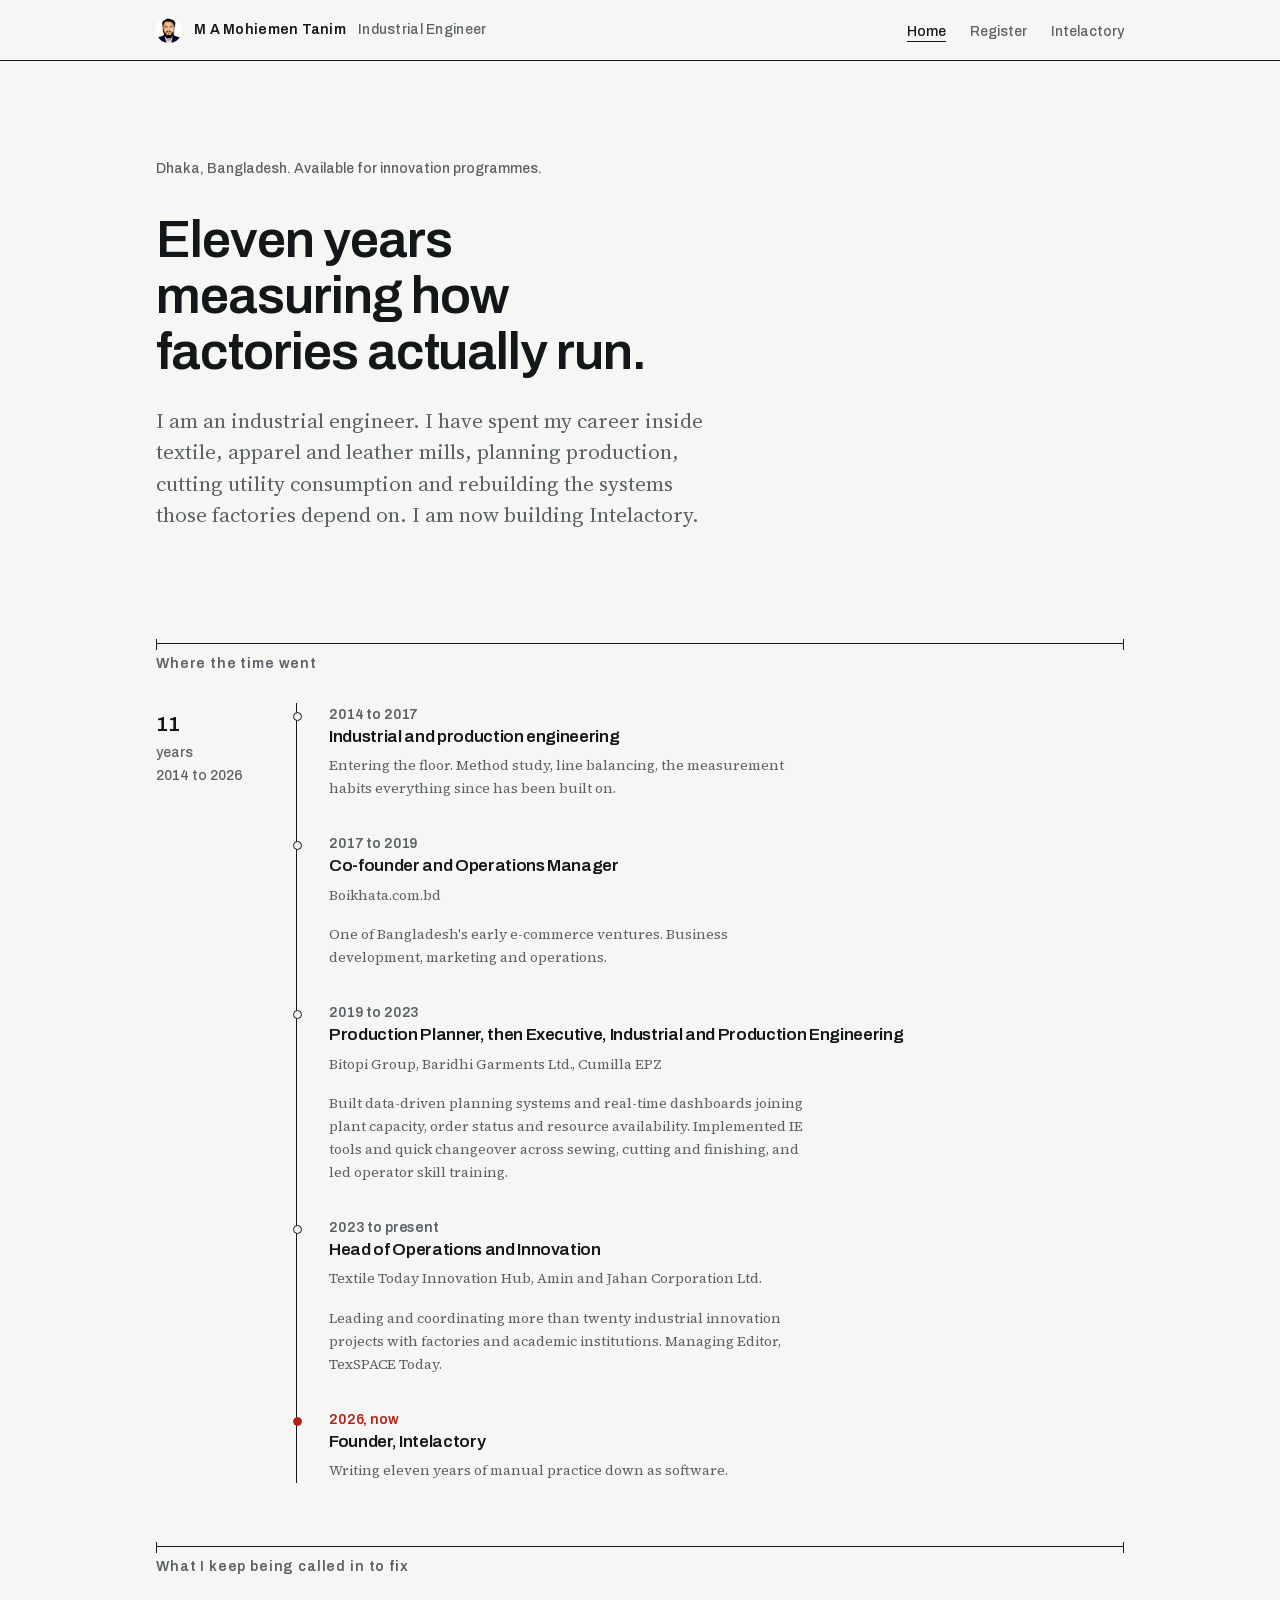
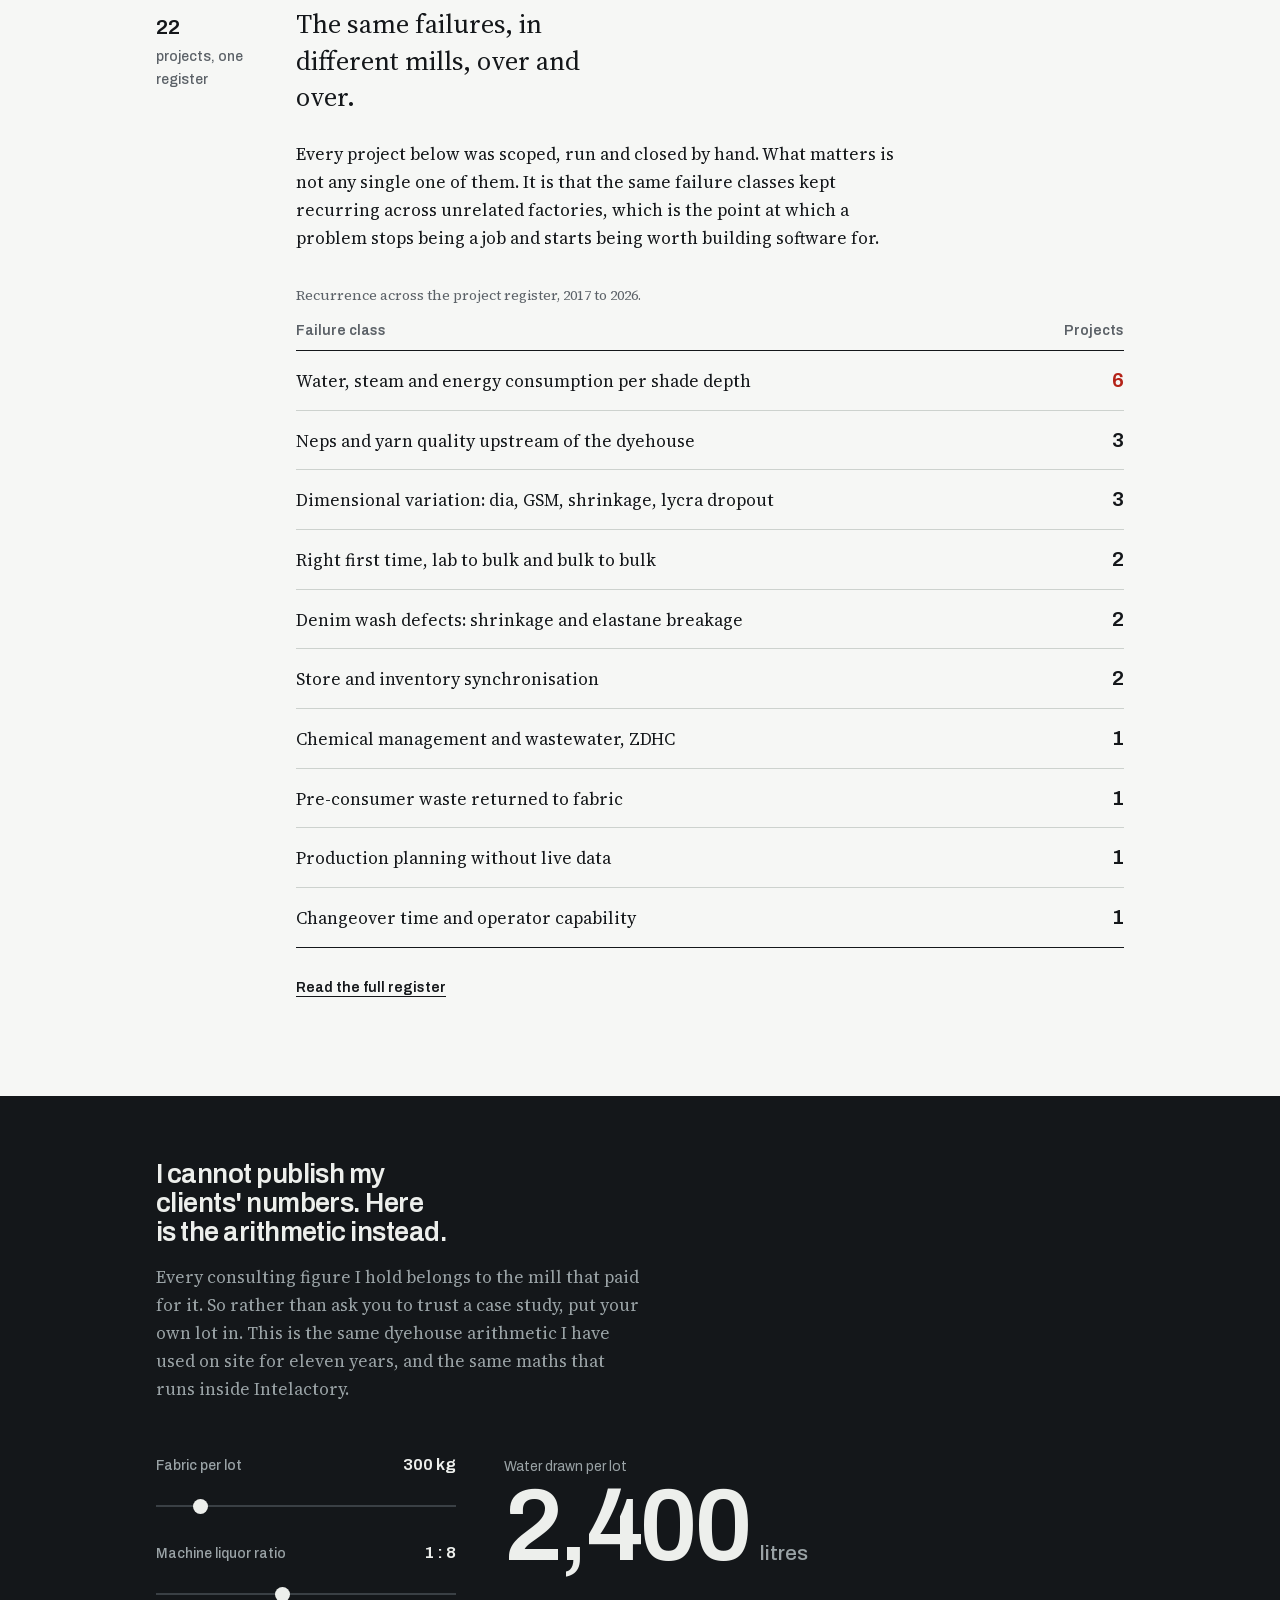
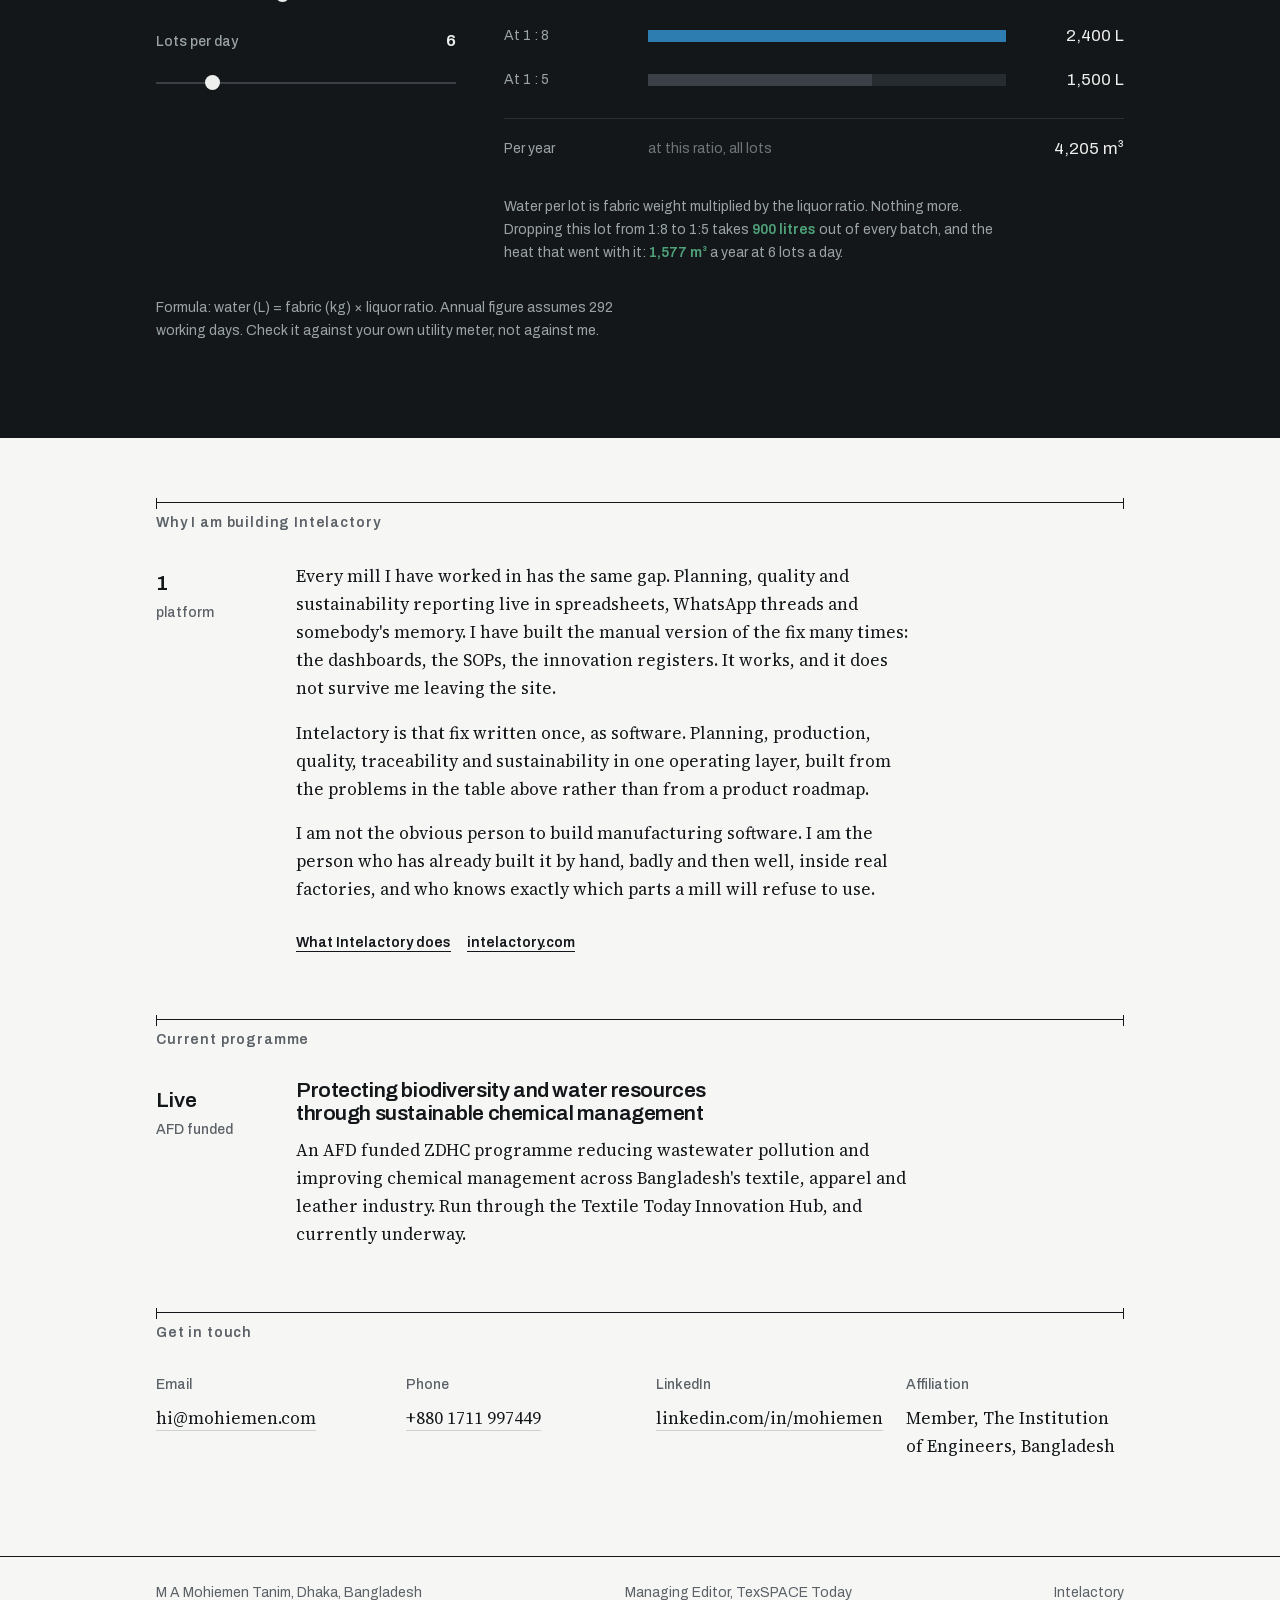
<file: index.html>
<!DOCTYPE html>
<html lang="en">
<head>
<meta charset="UTF-8">
<meta name="viewport" content="width=device-width, initial-scale=1.0">
<title>M A Mohiemen Tanim, Industrial Engineer and Founder of Intelactory</title>
<meta name="description" content="Industrial engineer, eleven years measuring how textile and apparel factories actually run. Founder of Intelactory, the intelligent factory operating system.">
<link rel="preload" href="fonts/archivo-latin.woff2" as="font" type="font/woff2" crossorigin>
<link rel="preload" href="fonts/source-serif-4-latin.woff2" as="font" type="font/woff2" crossorigin>
<link rel="stylesheet" href="css/style.css">
</head>
<body>

<header class="masthead">
  <div class="wrap">
    <a href="index.html" class="mark">
      <img src="img/mohiemen-avatar.jpg" alt="">
      M A Mohiemen Tanim <i>Industrial Engineer</i>
    </a>
    <button class="nav-toggle" aria-label="Menu" aria-expanded="false" aria-controls="nav">
      <span></span><span></span><span></span>
    </button>
    <ul class="nav" id="nav">
      <li><a href="index.html" aria-current="page">Home</a></li>
      <li><a href="register.html">Register</a></li>
      <li><a href="intelactory.html">Intelactory</a></li>
    </ul>
  </div>
</header>

<main>

  <div class="wrap">
    <section class="open">
      <p class="ident">Dhaka, Bangladesh. Available for innovation programmes.</p>
      <h1>Eleven years measuring how factories actually run.</h1>
      <p class="lede">I am an industrial engineer. I have spent my career inside textile, apparel and leather mills, planning production, cutting utility consumption and rebuilding the systems those factories depend on. I am now building Intelactory.</p>
    </section>
  </div>

  <div class="wrap">
    <div class="dim"><h2>Where the time went</h2></div>
    <div class="railed">
      <div class="rail"><b>11</b>years<br>2014 to 2026</div>
      <div class="span-figure">
        <div class="span-line">

          <div class="station">
            <span class="yr">2014 to 2017</span>
            <h3>Industrial and production engineering</h3>
            <p class="org">Entering the floor. Method study, line balancing, the measurement habits everything since has been built on.</p>
          </div>

          <div class="station">
            <span class="yr">2017 to 2019</span>
            <h3>Co-founder and Operations Manager</h3>
            <p class="org">Boikhata.com.bd</p>
            <p>One of Bangladesh's early e-commerce ventures. Business development, marketing and operations.</p>
          </div>

          <div class="station">
            <span class="yr">2019 to 2023</span>
            <h3>Production Planner, then Executive, Industrial and Production Engineering</h3>
            <p class="org">Bitopi Group, Baridhi Garments Ltd., Cumilla EPZ</p>
            <p>Built data-driven planning systems and real-time dashboards joining plant capacity, order status and resource availability. Implemented IE tools and quick changeover across sewing, cutting and finishing, and led operator skill training.</p>
          </div>

          <div class="station">
            <span class="yr">2023 to present</span>
            <h3>Head of Operations and Innovation</h3>
            <p class="org">Textile Today Innovation Hub, Amin and Jahan Corporation Ltd.</p>
            <p>Leading and coordinating more than twenty industrial innovation projects with factories and academic institutions. Managing Editor, TexSPACE Today.</p>
          </div>

          <div class="station now">
            <span class="yr">2026, now</span>
            <h3>Founder, Intelactory</h3>
            <p>Writing eleven years of manual practice down as software.</p>
          </div>

        </div>
      </div>
    </div>
  </div>

  <div class="wrap">
    <div class="dim"><h2>What I keep being called in to fix</h2></div>
    <div class="railed">
      <div class="rail"><b>22</b>projects, one register</div>
      <div>
        <p class="lead-claim">The same failures, in different mills, over and over.</p>
        <p style="margin-top:var(--s-5)">Every project below was scoped, run and closed by hand. What matters is not any single one of them. It is that the same failure classes kept recurring across unrelated factories, which is the point at which a problem stops being a job and starts being worth building software for.</p>

        <table class="inv" style="margin-top:var(--s-6)">
          <caption>Recurrence across the project register, 2017 to 2026.</caption>
          <thead>
            <tr><th scope="col">Failure class</th><th scope="col">Projects</th></tr>
          </thead>
          <tbody>
            <tr><td>Water, steam and energy consumption per shade depth</td><td><span class="count high">6</span></td></tr>
            <tr><td>Neps and yarn quality upstream of the dyehouse</td><td><span class="count">3</span></td></tr>
            <tr><td>Dimensional variation: dia, GSM, shrinkage, lycra dropout</td><td><span class="count">3</span></td></tr>
            <tr><td>Right first time, lab to bulk and bulk to bulk</td><td><span class="count">2</span></td></tr>
            <tr><td>Denim wash defects: shrinkage and elastane breakage</td><td><span class="count">2</span></td></tr>
            <tr><td>Store and inventory synchronisation</td><td><span class="count">2</span></td></tr>
            <tr><td>Chemical management and wastewater, ZDHC</td><td><span class="count">1</span></td></tr>
            <tr><td>Pre-consumer waste returned to fabric</td><td><span class="count">1</span></td></tr>
            <tr><td>Production planning without live data</td><td><span class="count">1</span></td></tr>
            <tr><td>Changeover time and operator capability</td><td><span class="count">1</span></td></tr>
          </tbody>
        </table>

        <p style="margin-top:var(--s-5)"><a class="link" href="register.html">Read the full register</a></p>
      </div>
    </div>
  </div>


</main>

<section class="band">
  <div class="wrap">
    <h2>I cannot publish my clients' numbers. Here is the arithmetic instead.</h2>
    <p class="sub">Every consulting figure I hold belongs to the mill that paid for it. So rather than ask you to trust a case study, put your own lot in. This is the same dyehouse arithmetic I have used on site for eleven years, and the same maths that runs inside Intelactory.</p>

    <div class="calc">
      <div>
        <div class="ctrl">
          <label for="kg">Fabric per lot <b><span id="kg-v">300</span> kg</b></label>
          <input type="range" id="kg" min="50" max="2000" step="50" value="300">
        </div>
        <div class="ctrl">
          <label for="lr">Machine liquor ratio <b>1 : <span id="lr-v">8</span></b></label>
          <input type="range" id="lr" min="3" max="15" step="0.5" value="8">
        </div>
        <div class="ctrl">
          <label for="lots">Lots per day <b><span id="lots-v">6</span></b></label>
          <input type="range" id="lots" min="1" max="30" step="1" value="6">
        </div>
      </div>

      <div class="readout" aria-live="polite">
        <span class="cap">Water drawn per lot</span>
        <span class="big"><span id="out-lot">2,400</span><span class="big-unit">litres</span></span>

        <div class="bars">
          <div class="bar-row">
            <span class="k">At 1 : <span id="lr-a">8</span></span>
            <span class="bar-track"><span class="bar-fill" id="bar-now" style="width:53%"></span></span>
            <span class="v"><span id="v-now">2,400</span> L</span>
          </div>
          <div class="bar-row">
            <span class="k">At 1 : 5</span>
            <span class="bar-track"><span class="bar-fill alt" id="bar-ref" style="width:33%"></span></span>
            <span class="v"><span id="v-ref">1,500</span> L</span>
          </div>
          <div class="bar-row total">
            <span class="k">Per year</span>
            <span class="k tot-note">at this ratio, all lots</span>
            <span class="v"><span id="v-yr">4,205</span> m&sup3;</span>
          </div>
        </div>

        <p class="note" id="verdict">Water per lot is fabric weight multiplied by the liquor ratio. Nothing more. Dropping a 300 kg lot from 1:8 to 1:5 takes 900 litres out of every batch, and the heat that went with it.</p>
      </div>
    </div>

    <p class="note">Formula: water (L) = fabric (kg) &times; liquor ratio. Annual figure assumes 292 working days. Check it against your own utility meter, not against me.</p>
  </div>
</section>

<main>
  <div class="wrap">
    <div class="dim"><h2>Why I am building Intelactory</h2></div>
    <div class="railed">
      <div class="rail"><b>1</b>platform</div>
      <div class="prose">
        <p>Every mill I have worked in has the same gap. Planning, quality and sustainability reporting live in spreadsheets, WhatsApp threads and somebody's memory. I have built the manual version of the fix many times: the dashboards, the SOPs, the innovation registers. It works, and it does not survive me leaving the site.</p>
        <p>Intelactory is that fix written once, as software. Planning, production, quality, traceability and sustainability in one operating layer, built from the problems in the table above rather than from a product roadmap.</p>
        <p>I am not the obvious person to build manufacturing software. I am the person who has already built it by hand, badly and then well, inside real factories, and who knows exactly which parts a mill will refuse to use.</p>
        <p style="margin-top:var(--s-5)">
          <a class="link" href="intelactory.html">What Intelactory does</a>
          &nbsp;&nbsp;
          <a class="link" href="https://intelactory.com">intelactory.com</a>
        </p>
      </div>
    </div>
  </div>

  <div class="wrap">
    <div class="dim"><h2>Current programme</h2></div>
    <div class="railed">
      <div class="rail"><b>Live</b>AFD funded</div>
      <div class="prose">
        <h3 style="margin-top:0">Protecting biodiversity and water resources through sustainable chemical management</h3>
        <p>An AFD funded ZDHC programme reducing wastewater pollution and improving chemical management across Bangladesh's textile, apparel and leather industry. Run through the Textile Today Innovation Hub, and currently underway.</p>
      </div>
    </div>
  </div>

  <div class="wrap">
    <div class="dim"><h2>Get in touch</h2></div>
    <dl class="contact">
      <div>
        <dt>Email</dt>
        <dd><a href="mailto:hi@mohiemen.com">hi@mohiemen.com</a></dd>
      </div>
      <div>
        <dt>Phone</dt>
        <dd><a href="tel:+8801711997449">+880 1711 997449</a></dd>
      </div>
      <div>
        <dt>LinkedIn</dt>
        <dd><a href="https://www.linkedin.com/in/mohiemen/">linkedin.com/in/mohiemen</a></dd>
      </div>
      <div>
        <dt>Affiliation</dt>
        <dd>Member, The Institution of Engineers, Bangladesh</dd>
      </div>
    </dl>
  </div>

</main>

<footer>
  <div class="wrap foot">
    <span>M A Mohiemen Tanim, Dhaka, Bangladesh</span>
    <span>Managing Editor, TexSPACE Today</span>
    <span><a href="https://intelactory.com">Intelactory</a></span>
  </div>
</footer>

<script src="js/main.js"></script>
</body>
</html>
</file>
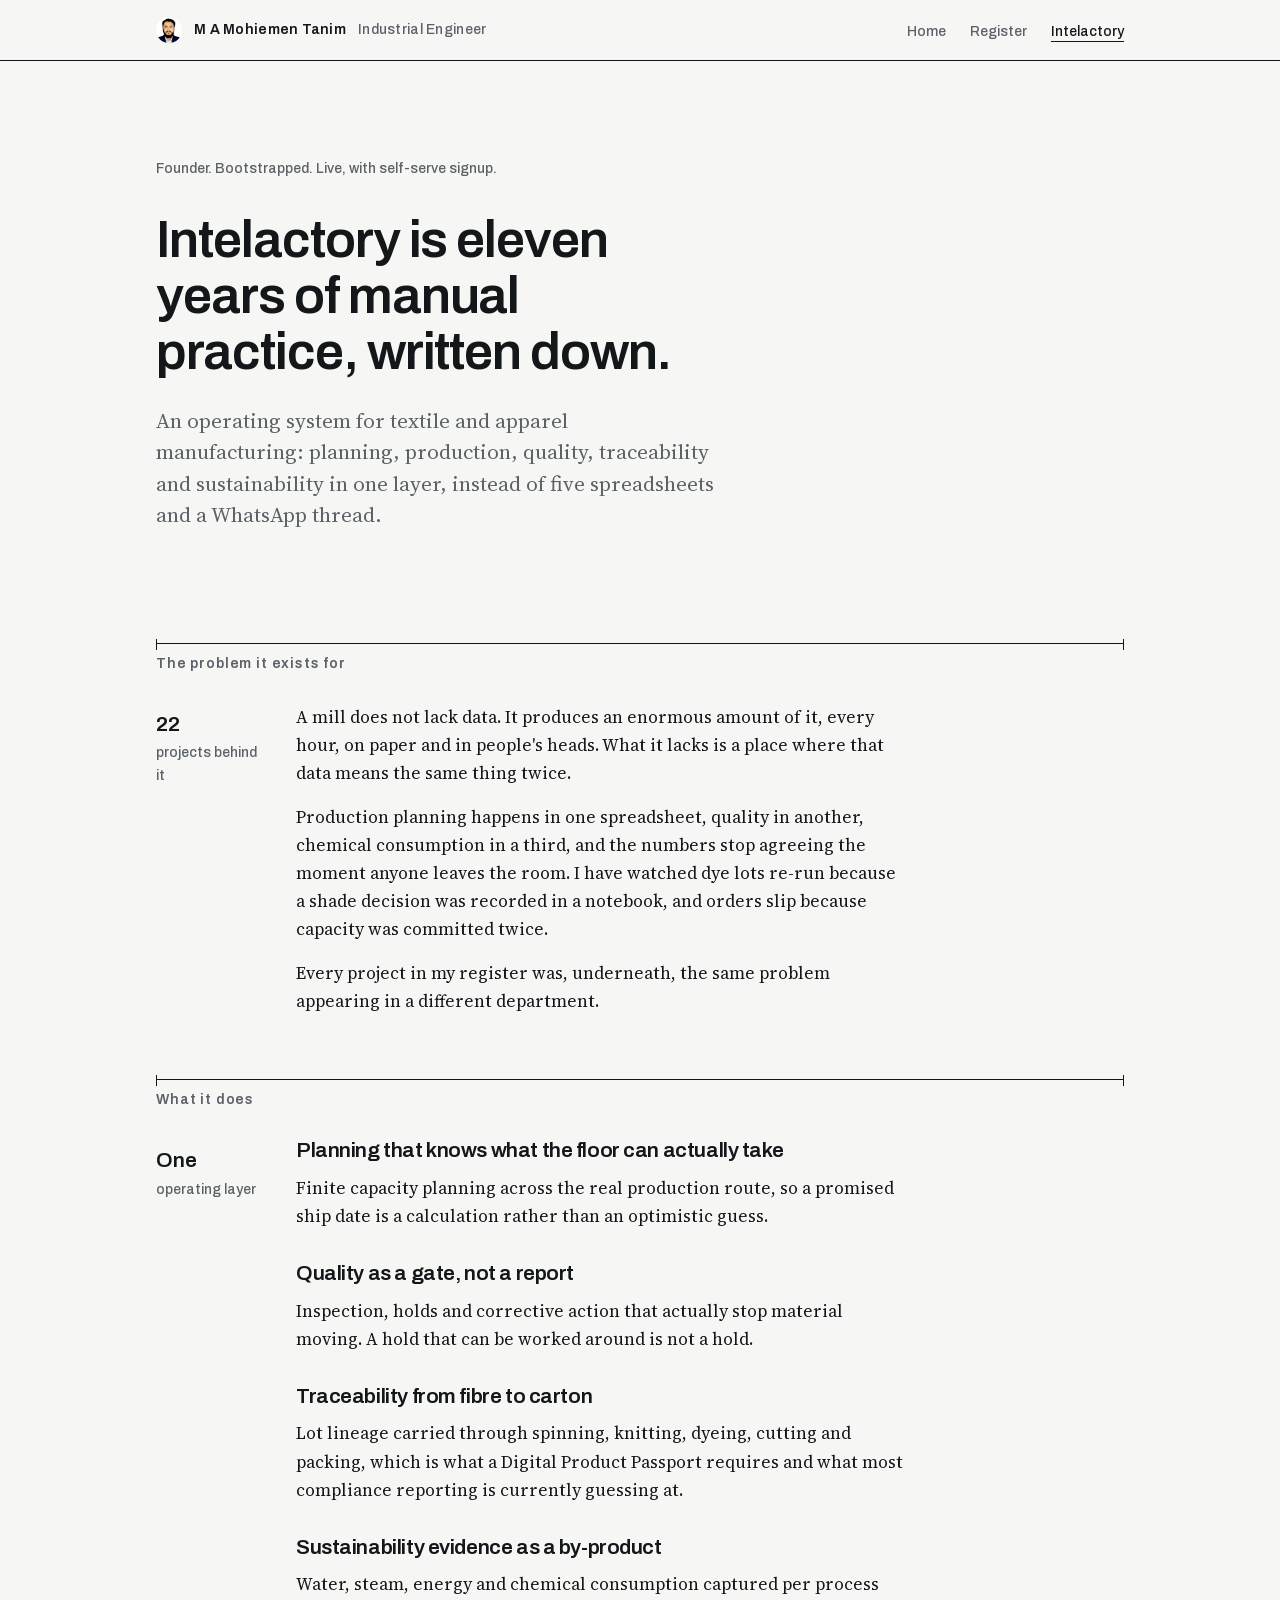
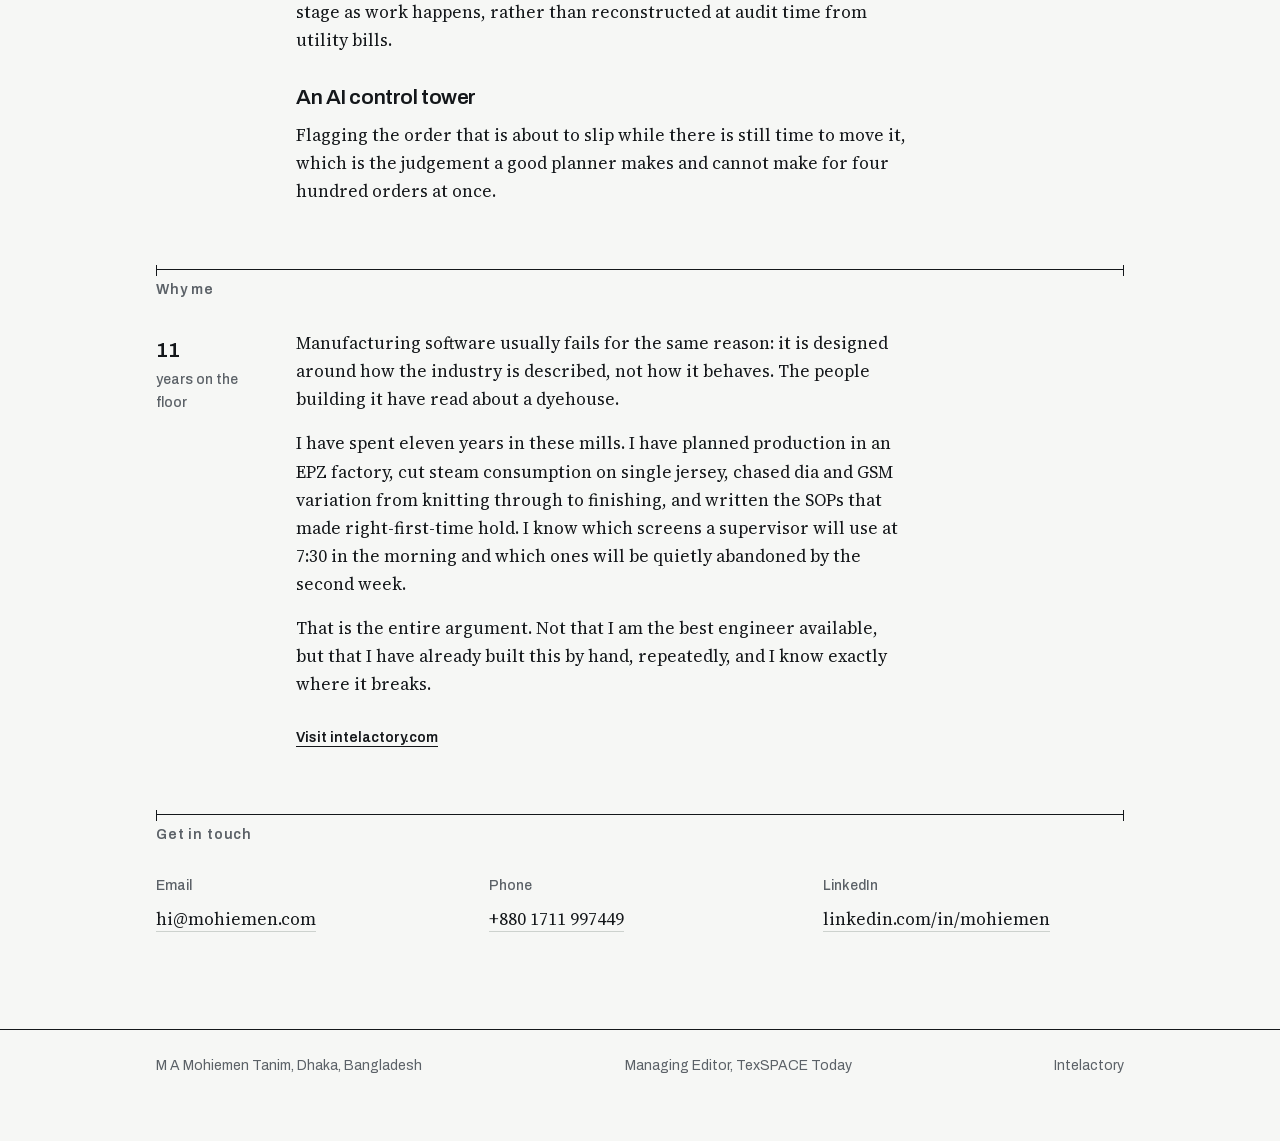
<file: intelactory.html>
<!DOCTYPE html>
<html lang="en">
<head>
<meta charset="UTF-8">
<meta name="viewport" content="width=device-width, initial-scale=1.0">
<title>Intelactory, and why I am building it</title>
<meta name="description" content="Intelactory is an intelligent operating system for textile and apparel manufacturing, built from eleven years of manual production planning, quality and sustainability work.">
<link rel="preload" href="fonts/archivo-latin.woff2" as="font" type="font/woff2" crossorigin>
<link rel="preload" href="fonts/source-serif-4-latin.woff2" as="font" type="font/woff2" crossorigin>
<link rel="stylesheet" href="css/style.css">
</head>
<body>

<header class="masthead">
  <div class="wrap">
    <a href="index.html" class="mark">
      <img src="img/mohiemen-avatar.jpg" alt="">
      M A Mohiemen Tanim <i>Industrial Engineer</i>
    </a>
    <button class="nav-toggle" aria-label="Menu" aria-expanded="false" aria-controls="nav">
      <span></span><span></span><span></span>
    </button>
    <ul class="nav" id="nav">
      <li><a href="index.html">Home</a></li>
      <li><a href="register.html">Register</a></li>
      <li><a href="intelactory.html" aria-current="page">Intelactory</a></li>
    </ul>
  </div>
</header>

<main>

  <div class="wrap">
    <section class="open">
      <p class="ident">Founder. Bootstrapped. Live, with self-serve signup.</p>
      <h1>Intelactory is eleven years of manual practice, written down.</h1>
      <p class="lede">An operating system for textile and apparel manufacturing: planning, production, quality, traceability and sustainability in one layer, instead of five spreadsheets and a WhatsApp thread.</p>
    </section>
  </div>

  <div class="wrap">
    <div class="dim"><h2>The problem it exists for</h2></div>
    <div class="railed">
      <div class="rail"><b>22</b>projects behind it</div>
      <div class="prose">
        <p>A mill does not lack data. It produces an enormous amount of it, every hour, on paper and in people's heads. What it lacks is a place where that data means the same thing twice.</p>
        <p>Production planning happens in one spreadsheet, quality in another, chemical consumption in a third, and the numbers stop agreeing the moment anyone leaves the room. I have watched dye lots re-run because a shade decision was recorded in a notebook, and orders slip because capacity was committed twice.</p>
        <p>Every project in my register was, underneath, the same problem appearing in a different department.</p>
      </div>
    </div>
  </div>

  <div class="wrap">
    <div class="dim"><h2>What it does</h2></div>
    <div class="railed">
      <div class="rail"><b>One</b>operating layer</div>
      <div class="prose">
        <h3 style="margin-top:0">Planning that knows what the floor can actually take</h3>
        <p>Finite capacity planning across the real production route, so a promised ship date is a calculation rather than an optimistic guess.</p>

        <h3>Quality as a gate, not a report</h3>
        <p>Inspection, holds and corrective action that actually stop material moving. A hold that can be worked around is not a hold.</p>

        <h3>Traceability from fibre to carton</h3>
        <p>Lot lineage carried through spinning, knitting, dyeing, cutting and packing, which is what a Digital Product Passport requires and what most compliance reporting is currently guessing at.</p>

        <h3>Sustainability evidence as a by-product</h3>
        <p>Water, steam, energy and chemical consumption captured per process stage as work happens, rather than reconstructed at audit time from utility bills.</p>

        <h3>An AI control tower</h3>
        <p>Flagging the order that is about to slip while there is still time to move it, which is the judgement a good planner makes and cannot make for four hundred orders at once.</p>
      </div>
    </div>
  </div>

  <div class="wrap">
    <div class="dim"><h2>Why me</h2></div>
    <div class="railed">
      <div class="rail"><b>11</b>years on the floor</div>
      <div class="prose">
        <p>Manufacturing software usually fails for the same reason: it is designed around how the industry is described, not how it behaves. The people building it have read about a dyehouse.</p>
        <p>I have spent eleven years in these mills. I have planned production in an EPZ factory, cut steam consumption on single jersey, chased dia and GSM variation from knitting through to finishing, and written the SOPs that made right-first-time hold. I know which screens a supervisor will use at 7:30 in the morning and which ones will be quietly abandoned by the second week.</p>
        <p>That is the entire argument. Not that I am the best engineer available, but that I have already built this by hand, repeatedly, and I know exactly where it breaks.</p>
        <p style="margin-top:var(--s-5)"><a class="link" href="https://intelactory.com">Visit intelactory.com</a></p>
      </div>
    </div>
  </div>

  <div class="wrap">
    <div class="dim"><h2>Get in touch</h2></div>
    <dl class="contact">
      <div>
        <dt>Email</dt>
        <dd><a href="mailto:hi@mohiemen.com">hi@mohiemen.com</a></dd>
      </div>
      <div>
        <dt>Phone</dt>
        <dd><a href="tel:+8801711997449">+880 1711 997449</a></dd>
      </div>
      <div>
        <dt>LinkedIn</dt>
        <dd><a href="https://www.linkedin.com/in/mohiemen/">linkedin.com/in/mohiemen</a></dd>
      </div>
    </dl>
  </div>

</main>

<footer>
  <div class="wrap foot">
    <span>M A Mohiemen Tanim, Dhaka, Bangladesh</span>
    <span>Managing Editor, TexSPACE Today</span>
    <span><a href="https://intelactory.com">Intelactory</a></span>
  </div>
</footer>

<script src="js/main.js"></script>
</body>
</html>
</file>
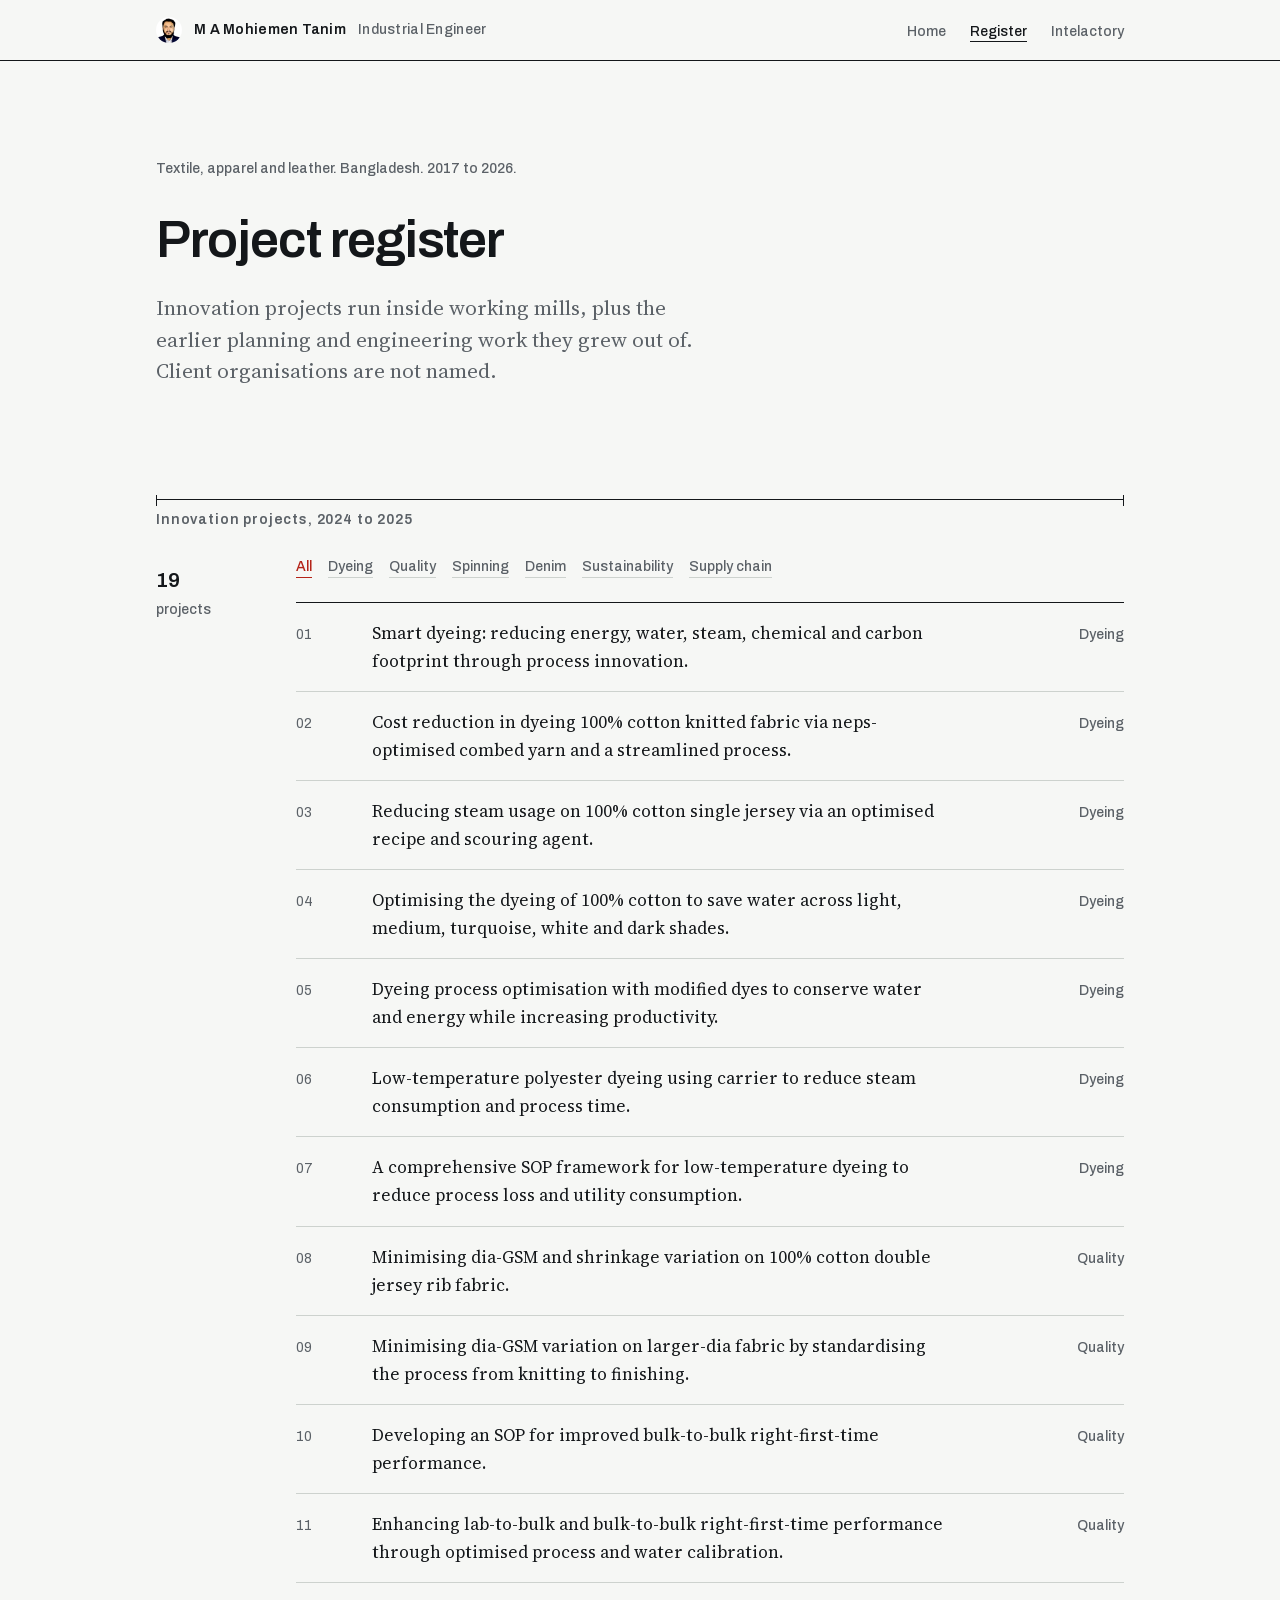
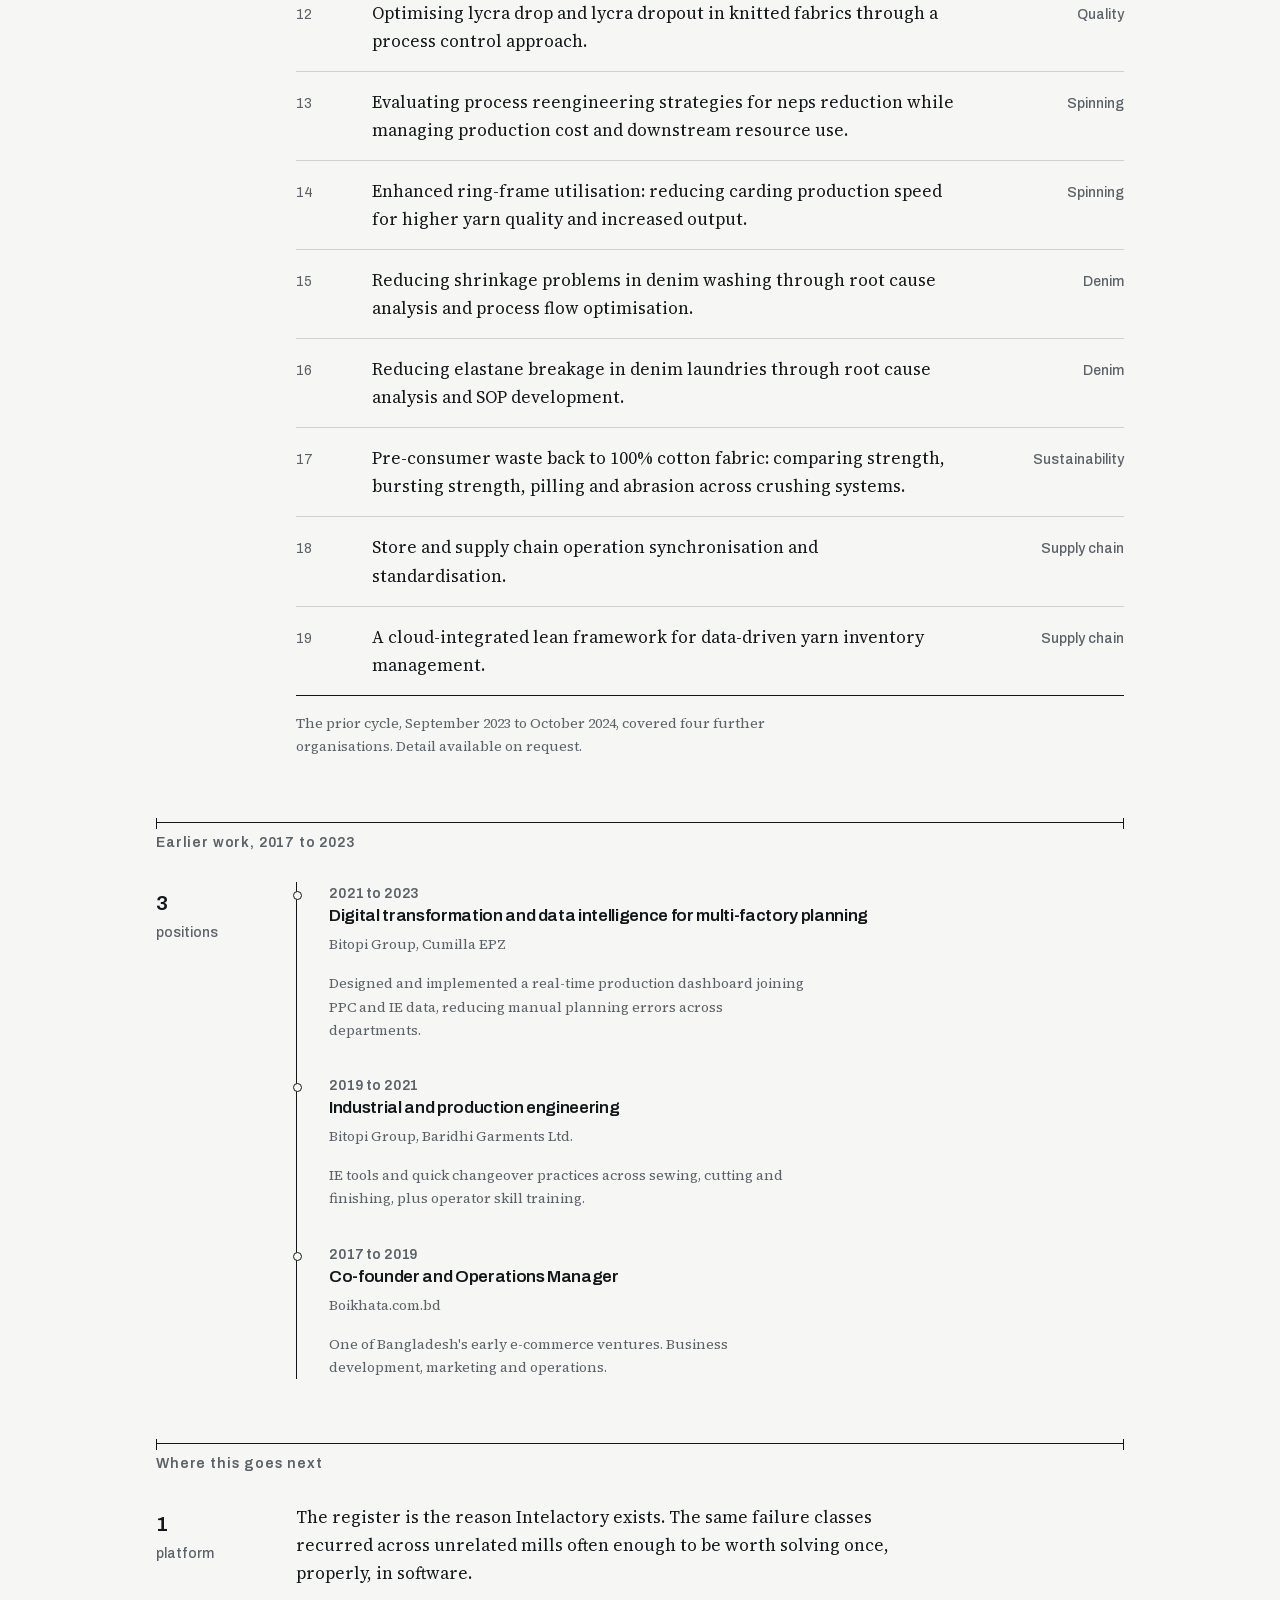
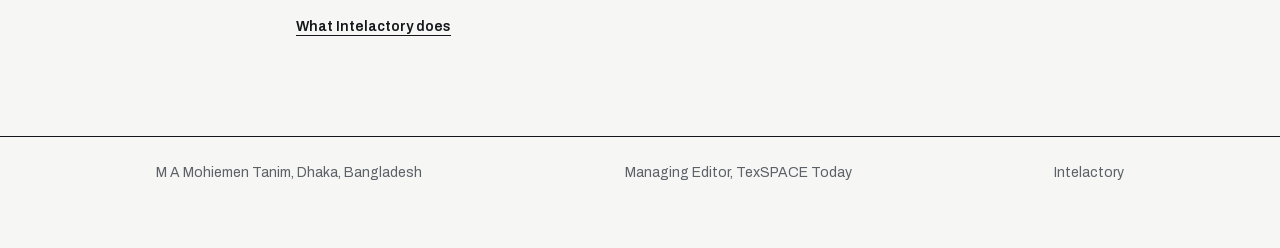
<file: register.html>
<!DOCTYPE html>
<html lang="en">
<head>
<meta charset="UTF-8">
<meta name="viewport" content="width=device-width, initial-scale=1.0">
<title>Project register, M A Mohiemen Tanim</title>
<meta name="description" content="Innovation and industrial engineering projects run across Bangladesh's textile, apparel and leather industry, 2017 to 2026.">
<link rel="preload" href="fonts/archivo-latin.woff2" as="font" type="font/woff2" crossorigin>
<link rel="preload" href="fonts/source-serif-4-latin.woff2" as="font" type="font/woff2" crossorigin>
<link rel="stylesheet" href="css/style.css">
</head>
<body>

<header class="masthead">
  <div class="wrap">
    <a href="index.html" class="mark">
      <img src="img/mohiemen-avatar.jpg" alt="">
      M A Mohiemen Tanim <i>Industrial Engineer</i>
    </a>
    <button class="nav-toggle" aria-label="Menu" aria-expanded="false" aria-controls="nav">
      <span></span><span></span><span></span>
    </button>
    <ul class="nav" id="nav">
      <li><a href="index.html">Home</a></li>
      <li><a href="register.html" aria-current="page">Register</a></li>
      <li><a href="intelactory.html">Intelactory</a></li>
    </ul>
  </div>
</header>

<main>

  <div class="wrap">
    <section class="open">
      <p class="ident">Textile, apparel and leather. Bangladesh. 2017 to 2026.</p>
      <h1>Project register</h1>
      <p class="lede">Innovation projects run inside working mills, plus the earlier planning and engineering work they grew out of. Client organisations are not named.</p>
    </section>
  </div>

  <div class="wrap">
    <div class="dim"><h2>Innovation projects, 2024 to 2025</h2></div>
    <div class="railed">
      <div class="rail"><b>19</b>projects</div>
      <div>
        <div class="filters" role="group" aria-label="Filter by discipline">
          <button class="filter" data-f="all" aria-pressed="true">All</button>
          <button class="filter" data-f="dyeing" aria-pressed="false">Dyeing</button>
          <button class="filter" data-f="quality" aria-pressed="false">Quality</button>
          <button class="filter" data-f="spinning" aria-pressed="false">Spinning</button>
          <button class="filter" data-f="denim" aria-pressed="false">Denim</button>
          <button class="filter" data-f="sustainability" aria-pressed="false">Sustainability</button>
          <button class="filter" data-f="supply chain" aria-pressed="false">Supply chain</button>
        </div>

        <ul class="reg" id="reg">
          <li data-d="dyeing"><span class="n">01</span><span class="what">Smart dyeing: reducing energy, water, steam, chemical and carbon footprint through process innovation.</span><span class="disc">Dyeing</span></li>
          <li data-d="dyeing"><span class="n">02</span><span class="what">Cost reduction in dyeing 100% cotton knitted fabric via neps-optimised combed yarn and a streamlined process.</span><span class="disc">Dyeing</span></li>
          <li data-d="dyeing"><span class="n">03</span><span class="what">Reducing steam usage on 100% cotton single jersey via an optimised recipe and scouring agent.</span><span class="disc">Dyeing</span></li>
          <li data-d="dyeing"><span class="n">04</span><span class="what">Optimising the dyeing of 100% cotton to save water across light, medium, turquoise, white and dark shades.</span><span class="disc">Dyeing</span></li>
          <li data-d="dyeing"><span class="n">05</span><span class="what">Dyeing process optimisation with modified dyes to conserve water and energy while increasing productivity.</span><span class="disc">Dyeing</span></li>
          <li data-d="dyeing"><span class="n">06</span><span class="what">Low-temperature polyester dyeing using carrier to reduce steam consumption and process time.</span><span class="disc">Dyeing</span></li>
          <li data-d="dyeing"><span class="n">07</span><span class="what">A comprehensive SOP framework for low-temperature dyeing to reduce process loss and utility consumption.</span><span class="disc">Dyeing</span></li>
          <li data-d="quality"><span class="n">08</span><span class="what">Minimising dia-GSM and shrinkage variation on 100% cotton double jersey rib fabric.</span><span class="disc">Quality</span></li>
          <li data-d="quality"><span class="n">09</span><span class="what">Minimising dia-GSM variation on larger-dia fabric by standardising the process from knitting to finishing.</span><span class="disc">Quality</span></li>
          <li data-d="quality"><span class="n">10</span><span class="what">Developing an SOP for improved bulk-to-bulk right-first-time performance.</span><span class="disc">Quality</span></li>
          <li data-d="quality"><span class="n">11</span><span class="what">Enhancing lab-to-bulk and bulk-to-bulk right-first-time performance through optimised process and water calibration.</span><span class="disc">Quality</span></li>
          <li data-d="quality"><span class="n">12</span><span class="what">Optimising lycra drop and lycra dropout in knitted fabrics through a process control approach.</span><span class="disc">Quality</span></li>
          <li data-d="spinning"><span class="n">13</span><span class="what">Evaluating process reengineering strategies for neps reduction while managing production cost and downstream resource use.</span><span class="disc">Spinning</span></li>
          <li data-d="spinning"><span class="n">14</span><span class="what">Enhanced ring-frame utilisation: reducing carding production speed for higher yarn quality and increased output.</span><span class="disc">Spinning</span></li>
          <li data-d="denim"><span class="n">15</span><span class="what">Reducing shrinkage problems in denim washing through root cause analysis and process flow optimisation.</span><span class="disc">Denim</span></li>
          <li data-d="denim"><span class="n">16</span><span class="what">Reducing elastane breakage in denim laundries through root cause analysis and SOP development.</span><span class="disc">Denim</span></li>
          <li data-d="sustainability"><span class="n">17</span><span class="what">Pre-consumer waste back to 100% cotton fabric: comparing strength, bursting strength, pilling and abrasion across crushing systems.</span><span class="disc">Sustainability</span></li>
          <li data-d="supply chain"><span class="n">18</span><span class="what">Store and supply chain operation synchronisation and standardisation.</span><span class="disc">Supply chain</span></li>
          <li data-d="supply chain"><span class="n">19</span><span class="what">A cloud-integrated lean framework for data-driven yarn inventory management.</span><span class="disc">Supply chain</span></li>
        </ul>
        <p style="margin-top:var(--s-4); color:var(--graphite); font-size:var(--t-xs)">The prior cycle, September 2023 to October 2024, covered four further organisations. Detail available on request.</p>
      </div>
    </div>
  </div>

  <div class="wrap">
    <div class="dim"><h2>Earlier work, 2017 to 2023</h2></div>
    <div class="railed">
      <div class="rail"><b>3</b>positions</div>
      <div class="span-figure" style="margin-top:0">
        <div class="span-line">
          <div class="station">
            <span class="yr">2021 to 2023</span>
            <h3>Digital transformation and data intelligence for multi-factory planning</h3>
            <p class="org">Bitopi Group, Cumilla EPZ</p>
            <p>Designed and implemented a real-time production dashboard joining PPC and IE data, reducing manual planning errors across departments.</p>
          </div>
          <div class="station">
            <span class="yr">2019 to 2021</span>
            <h3>Industrial and production engineering</h3>
            <p class="org">Bitopi Group, Baridhi Garments Ltd.</p>
            <p>IE tools and quick changeover practices across sewing, cutting and finishing, plus operator skill training.</p>
          </div>
          <div class="station">
            <span class="yr">2017 to 2019</span>
            <h3>Co-founder and Operations Manager</h3>
            <p class="org">Boikhata.com.bd</p>
            <p>One of Bangladesh's early e-commerce ventures. Business development, marketing and operations.</p>
          </div>
        </div>
      </div>
    </div>
  </div>

  <div class="wrap">
    <div class="dim"><h2>Where this goes next</h2></div>
    <div class="railed">
      <div class="rail"><b>1</b>platform</div>
      <div class="prose">
        <p>The register is the reason Intelactory exists. The same failure classes recurred across unrelated mills often enough to be worth solving once, properly, in software.</p>
        <p style="margin-top:var(--s-5)"><a class="link" href="intelactory.html">What Intelactory does</a></p>
      </div>
    </div>
  </div>

</main>

<footer>
  <div class="wrap foot">
    <span>M A Mohiemen Tanim, Dhaka, Bangladesh</span>
    <span>Managing Editor, TexSPACE Today</span>
    <span><a href="https://intelactory.com">Intelactory</a></span>
  </div>
</footer>

<script src="js/main.js"></script>
</body>
</html>
</file>
<file: css/style.css>
/* ============================================================
   M A Mohiemen Tanim
   v3: measured document.

   Concept: ink on drafting paper. Every figure sits on a rule.
   The one rule that keeps this coherent: --measure appears ONLY
   where something is genuinely measured or marked. Never as
   decoration, never on a button, never on a heading.
   ============================================================ */

/* ---------- fonts: self-hosted, no third-party request ---------- */
@font-face{
  font-family: 'Archivo';
  src: url('../fonts/archivo-latin.woff2') format('woff2');
  font-weight: 100 900;
  font-display: swap;
}
@font-face{
  font-family: 'Source Serif 4';
  src: url('../fonts/source-serif-4-latin.woff2') format('woff2');
  font-weight: 200 900;
  font-display: swap;
}

:root{
  /* palette: five values, measured for contrast against --paper */
  --paper:    #F6F7F5;   /*
                            graph-paper bone */
  --ink:      #14171A;   /* 16.74:1 */
  --graphite: #5B6167;   /*  5.83:1 */
  --rule:     #CDD2CE;   /*  1.43:1, dividers only, never an indicator */
  --measure:  #B42318;   /*  6.12:1 */

  --figure: 'Archivo', 'Helvetica Neue', Arial, sans-serif;
  --text: 'Source Serif 4', Georgia, 'Times New Roman', serif;

  /* type scale: one ratio (1.25), seven steps */
  --t-xs: 14px;
  --t-s:  17px;
  --t-m:  21px;
  --t-l:  27px;
  --t-xl: 33px;
  --t-2xl: 42px;
  --t-3xl: 52px;

  /* spacing scale: ten steps */
  --s-1: 4px;   --s-2: 8px;   --s-3: 12px;  --s-4: 16px;  --s-5: 24px;
  --s-6: 32px;  --s-7: 48px;  --s-8: 64px;  --s-9: 96px;  --s-10: 128px;

  --max: 1080px;
  --gutter: clamp(20px, 5vw, 56px);
  --rail: 108px;          /* the measurement rail */
}

*{ box-sizing: border-box; }

html{ scroll-behavior: smooth; }
@media (prefers-reduced-motion: reduce){
  html{ scroll-behavior: auto; }
  *{ animation: none !important; transition: none !important; }
}

body{
  margin: 0;
  background: var(--paper);
  color: var(--ink);
  font-family: var(--text);
  font-size: var(--t-s);
  line-height: 1.65;           /* serif wants more than the old sans had */
  -webkit-font-smoothing: antialiased;
  text-rendering: optimizeLegibility;
}

img{ max-width: 100%; display: block; }
a{ color: inherit; }

h1,h2,h3{
  font-family: var(--figure);
  font-weight: 600;
  margin: 0;
  line-height: 1.08;
  letter-spacing: -0.02em;
  text-wrap: balance;
}

p{ margin: 0 0 var(--s-4); max-width: 68ch; }
p:last-child{ margin-bottom: 0; }

/* every figure on this site sits in a column or on a rule */
.fig, .rail-fig, .count, .stat-n, .yr{
  font-family: var(--figure);
  font-variant-numeric: tabular-nums;
  letter-spacing: -0.01em;
}

.wrap{
  max-width: var(--max);
  margin: 0 auto;
  padding-left: var(--gutter);
  padding-right: var(--gutter);
}

/* ---------- the rail grid: figures left, prose right ---------- */
.railed{
  display: grid;
  grid-template-columns: var(--rail) minmax(0, 1fr);
  gap: 0 var(--s-6);
  align-items: start;
}
.rail{
  font-family: var(--figure);
  font-variant-numeric: tabular-nums;
  font-size: var(--t-xs);
  font-weight: 500;
  color: var(--graphite);
  padding-top: var(--s-1);
}
.rail b{ display:block; color: var(--ink); font-weight: 600; font-size: var(--t-m); }
@media (max-width: 720px){
  .railed{ grid-template-columns: 1fr; gap: var(--s-3) 0; }
  .rail{ padding-top: 0; }
  .rail b{ display:inline; font-size: var(--t-s); margin-right: var(--s-2); }
}

/* ---------- dimension line: a rule with tick ends ---------- */
.dim{
  position: relative;
  border-top: 1px solid var(--ink);
  margin: var(--s-8) 0 var(--s-6);
  padding-top: var(--s-3);
}
.dim::before, .dim::after{
  content: ''; position: absolute; top: -5px;
  width: 1px; height: 11px; background: var(--ink);
}
.dim::before{ left: 0; }
.dim::after{ right: 0; }
.dim h2{
  font-size: var(--t-xs);
  font-weight: 600;
  letter-spacing: 0.06em;
  text-transform: none;         /* deliberately not an all-caps eyebrow */
  color: var(--graphite);
}

/* ---------- masthead ---------- */
.masthead{
  border-bottom: 1px solid var(--ink);
  position: sticky; top: 0; z-index: 40;
  background: var(--paper);
}
.masthead .wrap{
  display: flex; align-items: center; justify-content: space-between;
  gap: var(--s-4);
  height: 60px;
}
.mark{
  font-family: var(--figure);
  font-weight: 600; font-size: var(--t-xs);
  letter-spacing: 0.02em;
  text-decoration: none;
  display: flex; align-items: center; gap: var(--s-3);
}
.mark img{ width: 26px; height: 26px; border-radius: 50%; }
.mark i{ font-style: normal; color: var(--graphite); font-weight: 500; }
.nav{ display: flex; gap: var(--s-5); list-style: none; margin: 0; padding: 0; }
.nav a{
  font-family: var(--figure);
  font-size: var(--t-xs); font-weight: 500;
  color: var(--graphite); text-decoration: none;
  padding-bottom: 2px; border-bottom: 1px solid transparent;
}
.nav a:hover{ color: var(--ink); }
.nav a[aria-current="page"]{ color: var(--ink); border-bottom-color: var(--ink); }

.nav-toggle{ display:none; background:none; border:none; padding:0; cursor:pointer; }
@media (max-width: 640px){
  .nav{
    position: fixed; inset: 60px 0 auto 0;
    background: var(--paper);
    border-bottom: 1px solid var(--ink);
    flex-direction: column; gap: 0;
    max-height: 0; overflow: hidden;
    transition: max-height .25s ease;
  }
  .nav.open{ max-height: 260px; }
  .nav li{ border-top: 1px solid var(--rule); }
  .nav a{ display:block; padding: var(--s-4) var(--gutter); }
  .nav-toggle{
    display:flex; flex-direction:column; gap:5px; width:26px; height:18px;
    justify-content:center;
  }
  /* The role label wrapped to a second line next to the name and pushed the
     masthead past its 60px. The name alone carries the identity at this size. */
  .mark i{ display:none; }
  .nav-toggle span{ display:block; height:1.5px; background: var(--ink); }
}

/* ---------- opening ---------- */
.open{ padding: var(--s-9) 0 var(--s-7); }
.open h1{
  font-size: clamp(var(--t-2xl), 5.4vw, var(--t-3xl));
  max-width: 19ch;
  margin-bottom: var(--s-5);
}
.open .lede{
  font-size: var(--t-m);
  color: var(--graphite);
  max-width: 56ch;
  line-height: 1.5;
}
.ident{
  font-family: var(--figure);
  font-size: var(--t-xs); font-weight: 500;
  color: var(--graphite);
  margin-bottom: var(--s-6);
}

/* ---------- career dimension line (the hero drawing) ---------- */
.span-figure{ margin: 0; }
.span-line{
  position: relative;
  padding-left: var(--s-6);
  border-left: 1px solid var(--rule);
}
/* the drawn line: one orchestrated moment, once, on load */
.span-line::before{
  content:''; position:absolute; left:-1px; top:0; width:1px; bottom:0;
  background: var(--ink);
  transform-origin: top;
  animation: draw 900ms cubic-bezier(.22,.61,.36,1) forwards;
}
@keyframes draw{ from{ transform: scaleY(0); } to{ transform: scaleY(1); } }
@media (prefers-reduced-motion: reduce){
  .span-line::before{ animation: none; transform: none; }
}

.station{ position: relative; padding: 0 0 var(--s-6); }
.station:last-child{ padding-bottom: 0; }
.station::before{
  content:''; position:absolute; left: calc(-1 * var(--s-6) - 4px); top: 9px;
  width: 7px; height: 7px; border-radius: 50%;
  background: var(--paper); border: 1px solid var(--ink);
}
.station.now::before{ background: var(--measure); border-color: var(--measure); }
.station .yr{
  font-size: var(--t-xs); font-weight: 600; color: var(--graphite);
  display:block; margin-bottom: 2px;
}
.station.now .yr{ color: var(--measure); }
.station h3{ font-size: var(--t-s); font-weight: 600; margin-bottom: 2px; }
.station .org{ font-size: var(--t-xs); color: var(--graphite); }
.station p{ font-size: var(--t-xs); color: var(--graphite); margin-top: var(--s-2); }

/* ---------- problem inventory: the spine ---------- */
.inv{ width: 100%; border-collapse: collapse; }
.inv caption{
  text-align: left; color: var(--graphite); font-size: var(--t-xs);
  padding-bottom: var(--s-3);
}
.inv th{
  text-align: left; font-family: var(--figure); font-size: var(--t-xs);
  font-weight: 600; color: var(--graphite);
  border-bottom: 1px solid var(--ink);
  padding: 0 var(--s-4) var(--s-2) 0;
}
.inv th:last-child, .inv td:last-child{ text-align: right; padding-right: 0; width: 5.5em; }
.inv td{
  border-bottom: 1px solid var(--rule);
  padding: var(--s-3) var(--s-4) var(--s-3) 0;
  vertical-align: baseline;
}
.inv tr:last-child td{ border-bottom: 1px solid var(--ink); }
.count{
  font-size: var(--t-m); font-weight: 600;
}
.count.high{ color: var(--measure); }   /* a measurement, so it earns the red */
.inv td .unit{ font-family: var(--figure); font-size: var(--t-xs); color: var(--graphite); }

/* ---------- register rows ---------- */
.reg{ margin: 0; padding: 0; list-style: none; }
.reg li{
  border-bottom: 1px solid var(--rule);
  padding: var(--s-4) 0;
  display: grid;
  grid-template-columns: 3.5em minmax(0,1fr) 9em;
  gap: var(--s-4);
  align-items: baseline;
}
.reg li:first-child{ border-top: 1px solid var(--ink); }
.reg li:last-child{ border-bottom: 1px solid var(--ink); }
.reg .n{
  font-family: var(--figure); font-variant-numeric: tabular-nums;
  font-size: var(--t-xs); color: var(--graphite);
}
.reg .what{ font-size: var(--t-s); }
.reg .disc{
  font-family: var(--figure); font-size: var(--t-xs); font-weight: 500;
  color: var(--graphite); text-align: right;
}
@media (max-width: 640px){
  .reg li{ grid-template-columns: 2.5em minmax(0,1fr); }
  .reg .disc{ grid-column: 2; text-align: left; }
}

/* ---------- filters ---------- */
.filters{ display:flex; flex-wrap:wrap; gap: var(--s-4); margin-bottom: var(--s-5); }
.filter{
  font-family: var(--figure); font-size: var(--t-xs); font-weight: 500;
  background: none; border: none; padding: 0 0 3px;
  border-bottom: 1px solid var(--rule);
  color: var(--graphite); cursor: pointer;
}
.filter:hover{ color: var(--ink); border-bottom-color: var(--graphite); }
.filter[aria-pressed="true"]{ color: var(--measure); border-bottom-color: var(--measure); }

/* ---------- prose blocks ---------- */
.prose{ max-width: 68ch; }
.prose h3{ font-size: var(--t-m); margin: var(--s-6) 0 var(--s-3); }
.lead-claim{
  font-size: var(--t-l);
  line-height: 1.35;
  max-width: 22ch;
  margin: 0;
}

/* ---------- link + button ---------- */
.link{
  font-family: var(--figure); font-size: var(--t-xs); font-weight: 600;
  text-decoration: none;
  border-bottom: 1px solid var(--ink);
  padding-bottom: 1px;
}
.link:hover{ border-bottom-width: 2px; }

/* ---------- contact block ---------- */
.contact{ display:grid; grid-template-columns: repeat(auto-fit, minmax(200px,1fr)); gap: var(--s-6); }
.contact dt{
  font-family: var(--figure); font-size: var(--t-xs); font-weight: 500;
  color: var(--graphite); margin-bottom: var(--s-2);
}
.contact dd{ margin: 0; font-size: var(--t-s); }
.contact dd a{ text-decoration: none; border-bottom: 1px solid var(--rule); }
.contact dd a:hover{ border-bottom-color: var(--ink); }

/* ---------- footer ---------- */
footer{
  border-top: 1px solid var(--ink);
  margin-top: var(--s-9);
  padding: var(--s-5) 0 var(--s-8);
}
.foot{
  display:flex; justify-content:space-between; gap: var(--s-4); flex-wrap:wrap;
  font-family: var(--figure); font-size: var(--t-xs); color: var(--graphite);
}
.foot a{ text-decoration:none; }
.foot a:hover{ color: var(--ink); }

/* ---------- sections ---------- */
section{ padding: var(--s-7) 0; }

/* ---------- focus: one rule, nothing overrides it ---------- */
a:focus-visible, button:focus-visible{
  outline: 2px solid var(--measure);
  outline-offset: 3px;
}

/* ============================================================
   v4: the working band.

   The v3 page was one texture for 4200px: no focal point, no
   colour, no change in density. This is the correction. One
   dark, dense, interactive band per page carries the weight;
   everything around it stays quiet paper.

   Honesty rule for this section: every number it prints is
   arithmetic the visitor can check, computed from THEIR inputs.
   It never states a client outcome, because none are publishable.
   ============================================================ */

:root{
  --water:  #2E7DB0;   /* dyehouse blue, data only */
  --save:   #4FA37A;   /* the delta, never decoration */
  --band:   #14171A;   /* the band ground, same ink */
  --on-band:#EDEFEC;
  --on-band-dim:#9AA3A6;
}

.band{
  background: var(--band);
  color: var(--on-band);
  padding: var(--s-8) 0 var(--s-9);
  margin: var(--s-9) 0 0;
}
.band h2{ color: var(--on-band); font-size: var(--t-l); max-width: 26ch; }
.band .sub{ color: var(--on-band-dim); max-width: 54ch; margin-top: var(--s-4); }
.band .note{
  color: var(--on-band-dim); font-family: var(--figure);
  font-size: var(--t-xs); margin-top: var(--s-6); max-width: 62ch;
}

.calc{
  display: grid;
  grid-template-columns: minmax(0, 300px) minmax(0, 1fr);
  gap: var(--s-7);
  margin-top: var(--s-7);
  align-items: start;
}
@media (max-width: 860px){ .calc{ grid-template-columns: 1fr; gap: var(--s-6); } }

.ctrl{ margin-bottom: var(--s-5); }
.ctrl label{
  display: flex; justify-content: space-between; align-items: baseline;
  font-family: var(--figure); font-size: var(--t-xs); font-weight: 500;
  color: var(--on-band-dim); margin-bottom: var(--s-2);
}
.ctrl label b{
  font-variant-numeric: tabular-nums; color: var(--on-band);
  font-size: var(--t-s); font-weight: 600;
}
.ctrl input[type=range]{
  -webkit-appearance: none; appearance: none;
  width: 100%; height: 2px; background: #3A4045; outline: none; margin: 0;
}
.ctrl input[type=range]::-webkit-slider-thumb{
  -webkit-appearance: none; appearance: none;
  width: 15px; height: 15px; border-radius: 50%;
  background: var(--on-band); cursor: grab; border: 0;
}
.ctrl input[type=range]::-moz-range-thumb{
  width: 15px; height: 15px; border-radius: 50%;
  background: var(--on-band); cursor: grab; border: 0;
}
.ctrl input[type=range]:focus-visible{ outline: 2px solid var(--on-band); outline-offset: 6px; }

/* the one typographic event on the page */
.readout .big{
  font-family: var(--figure); font-variant-numeric: tabular-nums;
  font-size: clamp(56px, 8vw, 104px); line-height: 0.92;
  letter-spacing: -0.045em; font-weight: 600;
  display: block;
}
.readout .big{ display: flex; align-items: baseline; gap: var(--s-3); }
.readout .big-unit{
  font-family: var(--figure); font-size: var(--t-m); color: var(--on-band-dim);
  letter-spacing: 0; font-weight: 500;
}
.readout .cap{
  font-family: var(--figure); font-size: var(--t-xs); color: var(--on-band-dim);
  margin-bottom: var(--s-3);
}

.bars{ margin-top: var(--s-7); display: flex; flex-direction: column; gap: var(--s-4); }
.bar-row{ display: grid; grid-template-columns: 7.5em minmax(0,1fr) 6em; gap: var(--s-4); align-items: center; }
.bar-row .k{ font-family: var(--figure); font-size: var(--t-xs); color: var(--on-band-dim); }
.bar-track{ height: 12px; background: #262B2F; position: relative; }
.bar-fill{ position: absolute; inset: 0 auto 0 0; background: var(--water); transition: width .18s ease; }
.bar-fill.alt{ background: #3A4045; }
/* Per-year is a different unit on a different scale, so it gets no bar.
   A bar beside the litre bars would read as comparable and is not. */
.bar-row.total{ border-top: 1px solid #2A3034; padding-top: var(--s-4); margin-top: var(--s-2); }
.bar-row.total .tot-note{ color: #6E7679; }
.bar-row .v{
  font-family: var(--figure); font-variant-numeric: tabular-nums;
  font-size: var(--t-s); text-align: right;
}
.delta{ color: var(--save); font-weight: 600; }
@media (max-width: 560px){
  .bar-row{ grid-template-columns: 6em minmax(0,1fr) 5em; gap: var(--s-3); }
}
</file>
